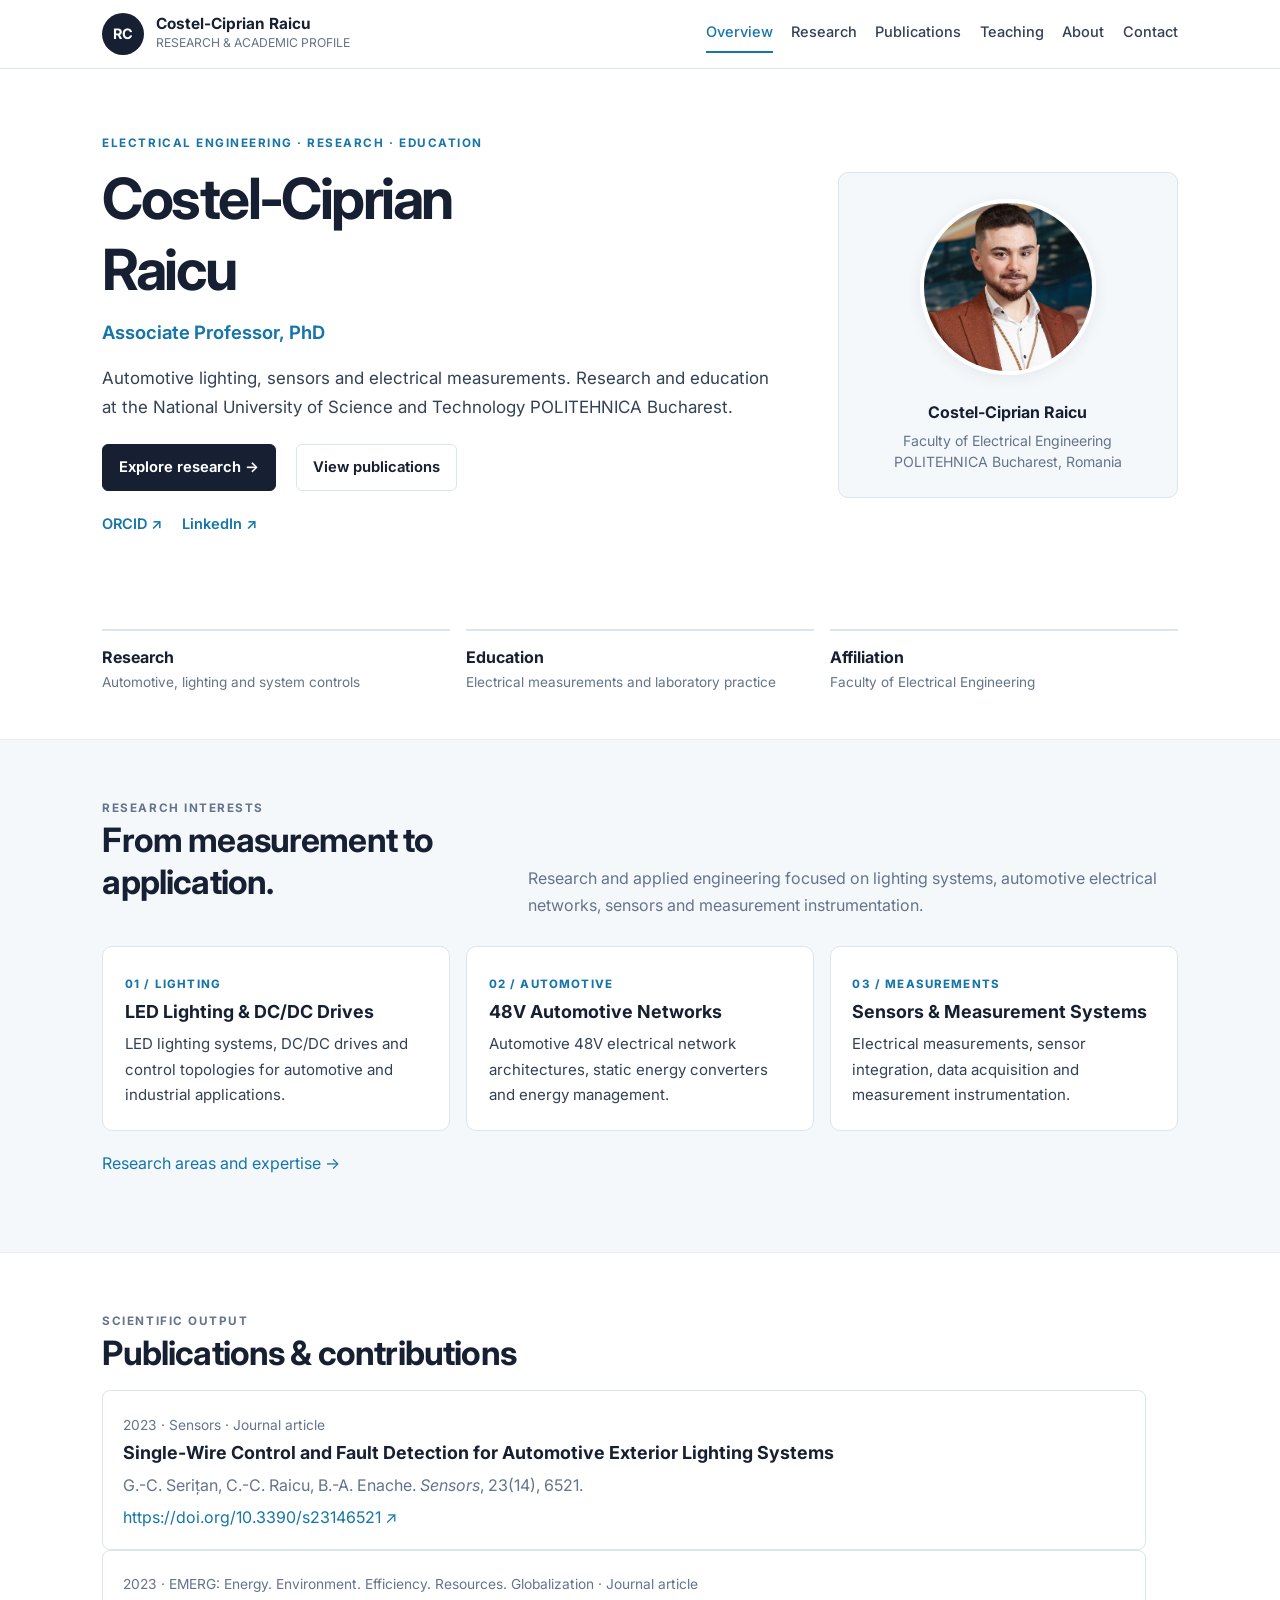
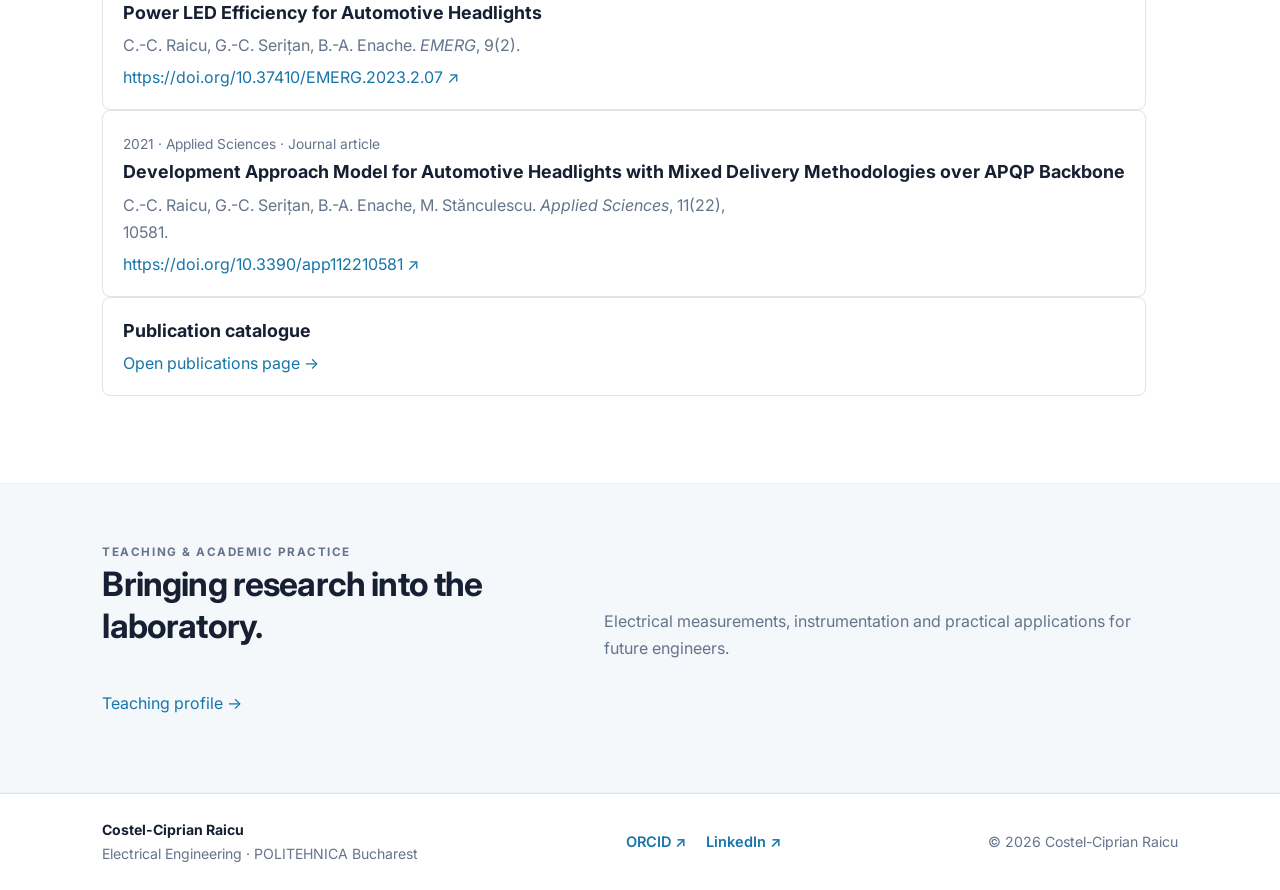
<file: index.html>
<!doctype html>
<html lang="en">
<head>
  <meta charset="utf-8">
  <meta name="viewport" content="width=device-width, initial-scale=1">
  <title>Overview | Costel-Ciprian Raicu</title>
  <meta name="description" content="Academic and research profile of Costel-Ciprian Raicu, National University of Science and Technology POLITEHNICA Bucharest.">
  <link rel="stylesheet" href="style.css">
  <link rel="preconnect" href="https://fonts.googleapis.com">
  <link rel="preconnect" href="https://fonts.gstatic.com" crossorigin>
  <link href="https://fonts.googleapis.com/css2?family=Inter:wght@400;500;600;700;800&display=swap" rel="stylesheet">
</head>
<body>
<a class="skip-link" href="#main">Skip to content</a>
<header class="site-header">
  <div class="header-inner">
    <a class="brand" href="index.html" aria-label="Costel-Ciprian Raicu home">
      <span class="brand-mark">RC</span>
      <span class="brand-text"><strong>Costel-Ciprian Raicu</strong><small>RESEARCH &amp; ACADEMIC PROFILE</small></span>
    </a>
    <nav class="main-nav" aria-label="Main navigation">
      <a href="index.html" aria-current="page">Overview</a>
      <a href="research.html">Research</a>
      <a href="publications.html">Publications</a>
      <a href="teaching.html">Teaching</a>
      <a href="about.html">About</a>
      <a href="contact.html">Contact</a>
    </nav>
  </div>
</header>
<main id="main">

<section class="hero">
  <div class="container hero-grid">
    <div>
      <p class="eyebrow">Electrical engineering · Research · Education</p>
      <h1>Costel-Ciprian<br>Raicu</h1>
      <p class="role">Associate Professor, PhD</p>
      <p class="lead">Automotive lighting, sensors and electrical measurements. Research and education at the National University of Science and Technology POLITEHNICA Bucharest.</p>
      <div class="actions"><a class="button" href="research.html">Explore research →</a><a class="button secondary" href="publications.html">View publications</a></div>
      <div class="social-links"><a href="https://orcid.org/0000-0001-8845-6093" target="_blank" rel="noopener noreferrer">ORCID ↗</a><a href="https://www.linkedin.com/in/ciprian-raicu-805347b4" target="_blank" rel="noopener noreferrer">LinkedIn ↗</a></div>
    </div>
    <aside class="profile-panel">
      <img class="profile-photo" src="assets/portrait.jpg" alt="Portrait of Costel-Ciprian Raicu">
      <div class="profile-name">Costel-Ciprian Raicu</div>
      <div class="profile-affiliation">Faculty of Electrical Engineering<br>POLITEHNICA Bucharest, Romania</div>
    </aside>
  </div>
</section>
<section class="container" style="padding-bottom:2rem">
  <div class="stats">
    <div class="stat"><strong>Research</strong><span>Automotive, lighting and system controls</span></div>
    <div class="stat"><strong>Education</strong><span>Electrical measurements and laboratory practice</span></div>
    <div class="stat"><strong>Affiliation</strong><span>Faculty of Electrical Engineering</span></div>
  </div>
</section>
<section class="section soft" id="interests">
  <div class="container">
    <div class="section-head"><div><p class="section-tag">Research interests</p><h2>From measurement to application.</h2></div><p>Research and applied engineering focused on lighting systems, automotive electrical networks, sensors and measurement instrumentation.</p></div>
    <div class="cards">
      <article class="card"><span class="number">01 / LIGHTING</span><h3>LED Lighting &amp; DC/DC Drives</h3><p>LED lighting systems, DC/DC drives and control topologies for automotive and industrial applications.</p></article>
      <article class="card"><span class="number">02 / AUTOMOTIVE</span><h3>48V Automotive Networks</h3><p>Automotive 48V electrical network architectures, static energy converters and energy management.</p></article>
      <article class="card"><span class="number">03 / MEASUREMENTS</span><h3>Sensors &amp; Measurement Systems</h3><p>Electrical measurements, sensor integration, data acquisition and measurement instrumentation.</p></article>
    </div>
    <p style="margin-top:1.2rem"><a href="research.html">Research areas and expertise →</a></p>
  </div>
</section>
<section class="section">
  <div class="container">
    <div class="section-head"><div><p class="section-tag">Scientific output</p><h2>Publications &amp; contributions</h2> <!--</div><p>Use the publications page to present verified journal articles, conference papers and other scientific contributions.</p></div>-->

  <article class="publication"><p class="meta">2023 · Sensors · Journal article</p><h3>Single-Wire Control and Fault Detection for Automotive Exterior Lighting Systems</h3><p>G.-C. Serițan, C.-C. Raicu, B.-A. Enache. <em>Sensors</em>, 23(14), 6521.</p><p><a href="https://doi.org/10.3390/s23146521" target="_blank" rel="noopener noreferrer">https://doi.org/10.3390/s23146521 ↗</a></p></article>
  <article class="publication"><p class="meta">2023 · EMERG: Energy. Environment. Efficiency. Resources. Globalization · Journal article</p><h3>Power LED Efficiency for Automotive Headlights</h3><p>C.-C. Raicu, G.-C. Serițan, B.-A. Enache. <em>EMERG</em>, 9(2).</p><p><a href="https://doi.org/10.37410/EMERG.2023.2.07" target="_blank" rel="noopener noreferrer">https://doi.org/10.37410/EMERG.2023.2.07 ↗</a></p></article>
  <article class="publication"><p class="meta">2021 · Applied Sciences · Journal article</p><h3>Development Approach Model for Automotive Headlights with Mixed Delivery Methodologies over APQP Backbone</h3><p>C.-C. Raicu, G.-C. Serițan, B.-A. Enache, M. Stănculescu. <em>Applied Sciences</em>, 11(22), 10581.</p><p><a href="https://doi.org/10.3390/app112210581" target="_blank" rel="noopener noreferrer">https://doi.org/10.3390/app112210581 ↗</a></p></article>
    <div class="project"><h3>Publication catalogue</h3><!--<p>Publication records can be added with complete bibliographic details and links to DOI, publisher pages or available full texts.</p>--><p><a href="publications.html">Open publications page →</a></p></div>
    </div>
      
</section>
<section class="section soft">
  <div class="container">
    <div class="section-head"><div><p class="section-tag">Teaching &amp; academic practice</p><h2>Bringing research into the laboratory.</h2></div><p>Electrical measurements, instrumentation and practical applications for future engineers.</p></div>
    <p><a href="teaching.html">Teaching profile →</a></p>
  </div>
</section>

</main>
<footer><div class="footer-inner">
  <div><strong>Costel-Ciprian Raicu</strong><br>Electrical Engineering · POLITEHNICA Bucharest</div>
  <div class="social-links"><a href="https://orcid.org/0000-0001-8845-6093" target="_blank" rel="noopener noreferrer">ORCID ↗</a><a href="https://www.linkedin.com/in/ciprian-raicu-805347b4" target="_blank" rel="noopener noreferrer">LinkedIn ↗</a></div>
  <div>© 2026 Costel-Ciprian Raicu</div>
</div></footer>
</body>
</html>
</file>
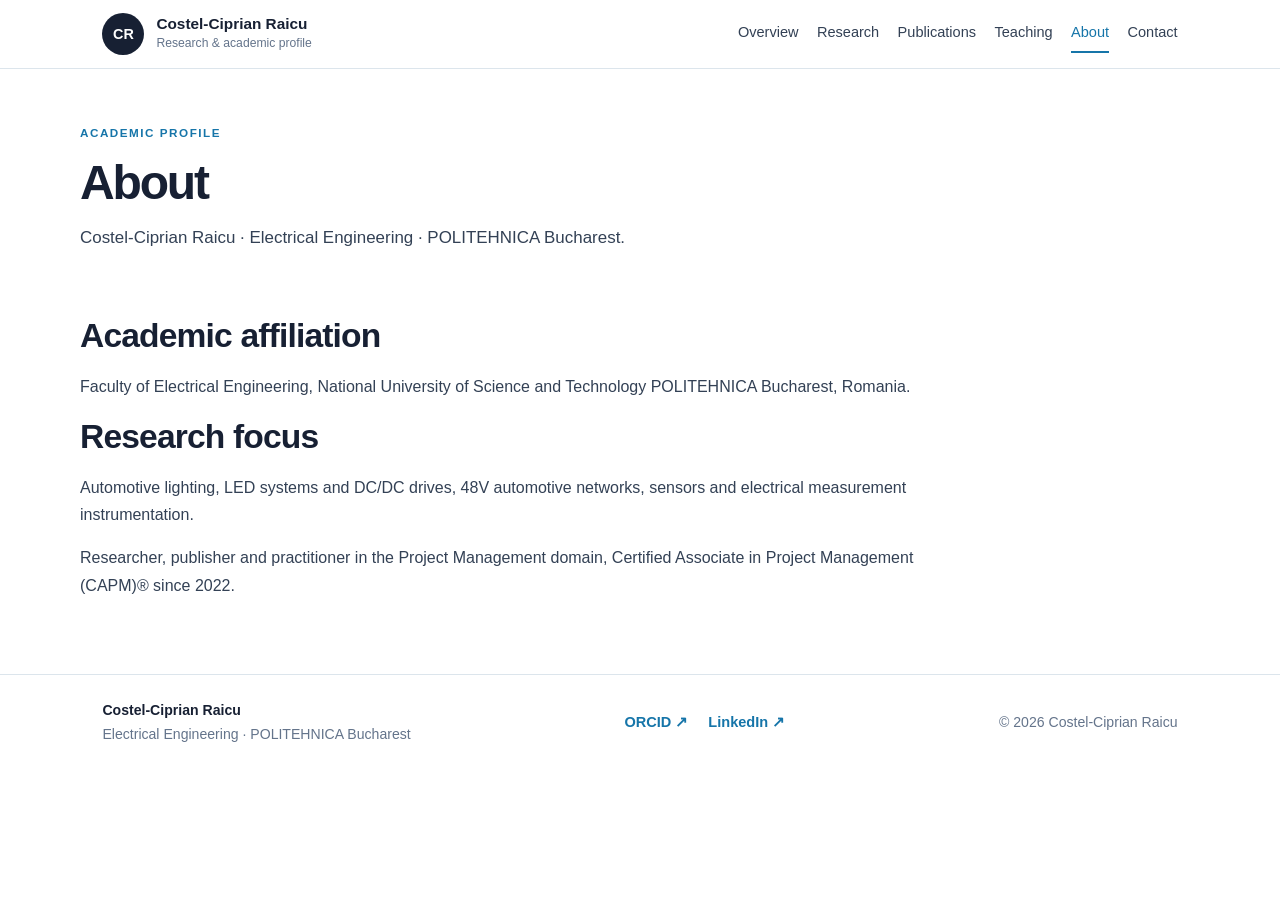
<file: about.html>
<!doctype html>
<html lang="en">
<head>
  <meta charset="utf-8">
  <meta name="viewport" content="width=device-width, initial-scale=1">
  <title>About | Costel-Ciprian Raicu</title>
  <meta name="description" content="Academic and research profile of Costel-Ciprian Raicu, National University of Science and Technology POLITEHNICA Bucharest.">
  <link rel="stylesheet" href="style.css">
  <link rel="preconnect" href="https://fonts.googleapis.com">
  <link rel="preconnect" href="https://fonts.gstatic.com" crossorigin>
  <link href="https://fonts.googleapis.com/css2?family=DM+Sans:wght@400;500;600;700;800&family=Cormorant+Garamond:wght@500;600;700&display=swap" rel="stylesheet">
</head>
<body>
<a class="skip-link" href="#main">Skip to content</a>
<header class="site-header">
  <div class="header-inner">
    <a class="brand" href="index.html" aria-label="Costel-Ciprian Raicu home">
      <span class="brand-mark">CR</span>
      <span class="brand-text"><strong>Costel-Ciprian Raicu</strong><small>Research &amp; academic profile</small></span>
    </a>
    <nav class="main-nav" aria-label="Main navigation">
      <a href="index.html">Overview</a>
      <a href="research.html">Research</a>
      <a href="publications.html">Publications</a>
      <a href="teaching.html">Teaching</a>
      <a href="about.html" aria-current="page">About</a>
      <a href="contact.html">Contact</a>
    </nav>
  </div>
</header>
<main id="main">

<section class="container page-intro"><p class="section-tag">Academic profile</p><h1>About</h1><p class="lead">Costel-Ciprian Raicu · Electrical Engineering · POLITEHNICA Bucharest.</p></section>
<section class="container section" style="padding-top:1rem"><div class="content-narrow prose">
  <h2>Academic affiliation</h2>
    <p>Faculty of Electrical Engineering, National University of Science and Technology POLITEHNICA Bucharest, Romania.</p>
  <h2>Research focus</h2>
    <p>Automotive lighting, LED systems and DC/DC drives, 48V automotive networks, sensors and electrical measurement instrumentation.</p>
    <p>Researcher, publisher and practitioner in the Project Management domain, Certified Associate in Project Management (CAPM)&reg since 2022.</p></div></section>

</main>
<footer><div class="footer-inner">
  <div><strong>Costel-Ciprian Raicu</strong><br>Electrical Engineering · POLITEHNICA Bucharest</div>
  <div class="social-links"><a href="https://orcid.org/0000-0001-8845-6093" target="_blank" rel="noopener noreferrer">ORCID ↗</a><a href="https://www.linkedin.com/in/ciprian-raicu-805347b4" target="_blank" rel="noopener noreferrer">LinkedIn ↗</a></div>
  <div>© 2026 Costel-Ciprian Raicu</div>
</div></footer>
</body>
</html>
</file>
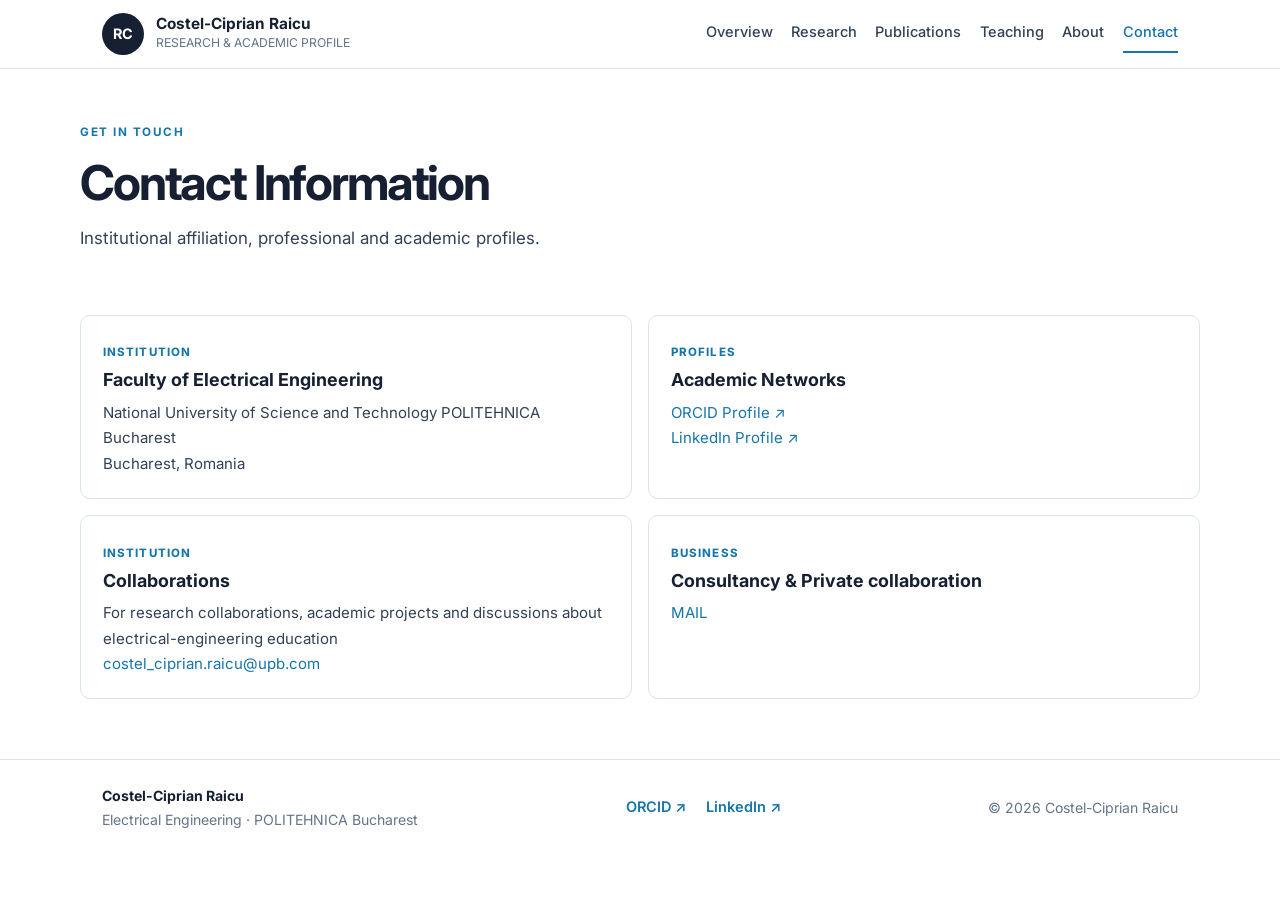
<file: contact.html>
<!doctype html>
<html lang="en">
<head>
  <meta charset="utf-8">
  <meta name="viewport" content="width=device-width, initial-scale=1">
  <title>Contact | Costel-Ciprian Raicu</title>
  <meta name="description" content="Academic and research profile of Costel-Ciprian Raicu, National University of Science and Technology POLITEHNICA Bucharest.">
  <link rel="stylesheet" href="style.css">
  <link rel="preconnect" href="https://fonts.googleapis.com">
  <link rel="preconnect" href="https://fonts.gstatic.com" crossorigin>
  <link href="https://fonts.googleapis.com/css2?family=Inter:wght@400;500;600;700;800&display=swap" rel="stylesheet">
</head>
<body>
<a class="skip-link" href="#main">Skip to content</a>
<header class="site-header">
  <div class="header-inner">
    <a class="brand" href="index.html" aria-label="Costel-Ciprian Raicu home">
      <span class="brand-mark">RC</span>
      <span class="brand-text"><strong>Costel-Ciprian Raicu</strong><small>RESEARCH &amp; ACADEMIC PROFILE</small></span>
    </a>
    <nav class="main-nav" aria-label="Main navigation">
      <a href="index.html">Overview</a>
      <a href="research.html">Research</a>
      <a href="publications.html">Publications</a>
      <a href="teaching.html">Teaching</a>
      <a href="about.html">About</a>
      <a href="contact.html" aria-current="page">Contact</a>
    </nav>
  </div>
</header>
<main id="main">

<section class="container page-intro"><p class="section-tag">Get in touch</p><h1>Contact Information</h1><p class="lead">Institutional affiliation, professional and academic profiles.</p></section>
<section class="container section" style="padding-top:1rem"><div class="info-grid">
<article class="card"><span class="number">INSTITUTION</span><h3>Faculty of Electrical Engineering</h3><p>National University of Science and Technology POLITEHNICA Bucharest<br>Bucharest, Romania</p></article>
<article class="card"><span class="number">PROFILES</span><h3>Academic Networks</h3><p><a href="https://orcid.org/0000-0001-8845-6093" target="_blank" rel="noopener noreferrer">ORCID Profile ↗</a><br><a href="https://www.linkedin.com/in/ciprian-raicu-805347b4" target="_blank" rel="noopener noreferrer">LinkedIn Profile ↗</a></p></article>
<article class="card"><span class="number">INSTITUTION</span><h3>Collaborations</h3><p>For research collaborations, academic projects and discussions about electrical-engineering education<br><a href="mailto:costel_ciprian.raicu@upb.com">costel_ciprian.raicu@upb.com</a></p></article>
<article class="card"><span class="number">BUSINESS</span><h3>Consultancy &amp; Private collaboration</h3><p><a href="mailto:cc.raicu@gmail.com">MAIL</a></p></article>

</div></section>

</main>
<footer><div class="footer-inner">
  <div><strong>Costel-Ciprian Raicu</strong><br>Electrical Engineering · POLITEHNICA Bucharest</div>
  <div class="social-links"><a href="https://orcid.org/0000-0001-8845-6093" target="_blank" rel="noopener noreferrer">ORCID ↗</a><a href="https://www.linkedin.com/in/ciprian-raicu-805347b4" target="_blank" rel="noopener noreferrer">LinkedIn ↗</a></div>
  <div>© 2026 Costel-Ciprian Raicu</div>
</div></footer>
</body>
</html>
</file>
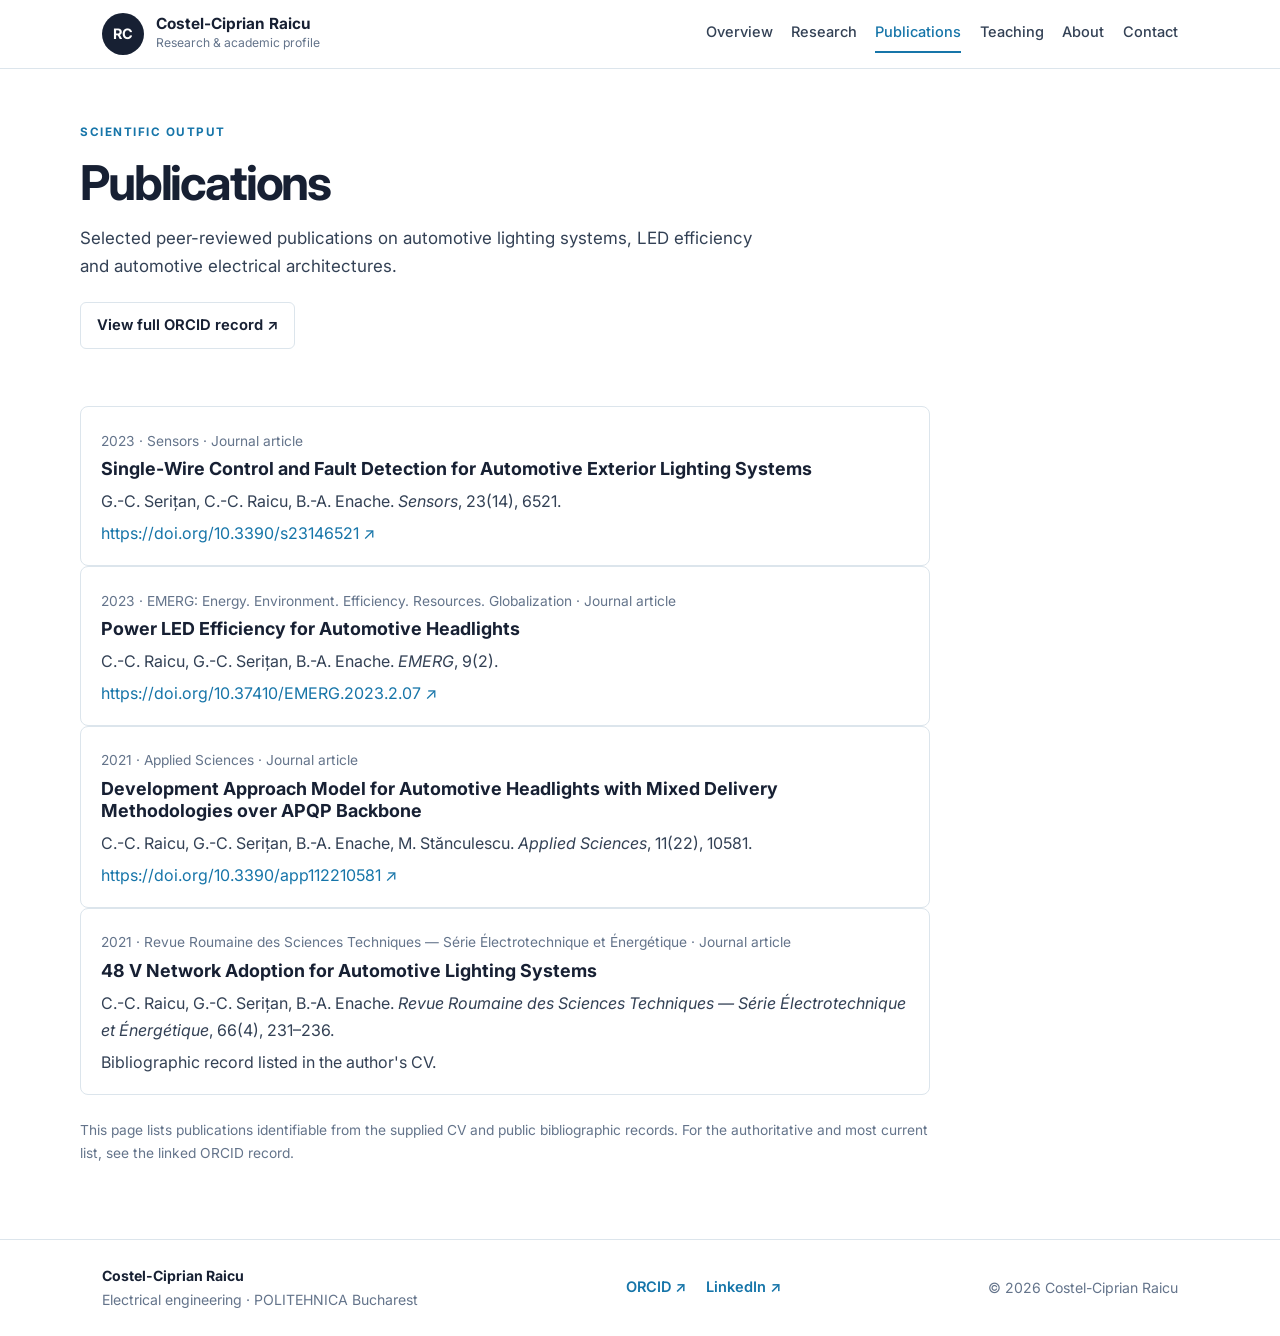
<file: publications.html>
<!doctype html>
<html lang="en">
<head>
  <meta charset="utf-8">
  <meta name="viewport" content="width=device-width, initial-scale=1">
  <title>Publications | Costel-Ciprian Raicu</title>
  <meta name="description" content="Academic and research profile of Costel-Ciprian Raicu, National University of Science and Technology POLITEHNICA Bucharest.">
  <link rel="stylesheet" href="style.css">
  <link rel="preconnect" href="https://fonts.googleapis.com">
  <link rel="preconnect" href="https://fonts.gstatic.com" crossorigin>
  <link href="https://fonts.googleapis.com/css2?family=Inter:wght@400;500;600;700;800&display=swap" rel="stylesheet">
</head>
<body>
<a class="skip-link" href="#main">Skip to content</a>
<header class="site-header">
  <div class="header-inner">
    <a class="brand" href="index.html" aria-label="Costel-Ciprian Raicu home">
      <span class="brand-mark">RC</span>
      <span class="brand-text"><strong>Costel-Ciprian Raicu</strong><small>Research &amp; academic profile</small></span>
    </a>
    <nav class="main-nav" aria-label="Main navigation">
      <a href="index.html">Overview</a>
      <a href="research.html">Research</a>
      <a href="publications.html" aria-current="page">Publications</a>
      <a href="teaching.html">Teaching</a>
      <a href="about.html">About</a>
      <a href="contact.html">Contact</a>
    </nav>
  </div>
</header>
<main id="main">

<section class="container page-intro"><p class="section-tag">Scientific output</p><h1>Publications</h1><p class="lead">Selected peer-reviewed publications on automotive lighting systems, LED efficiency and automotive electrical architectures.</p><p><a class="button secondary" href="https://orcid.org/0000-0001-8845-6093" target="_blank" rel="noopener noreferrer">View full ORCID record ↗</a></p></section>
<section class="container section" style="padding-top:1rem"><div class="content-narrow">
  <article class="publication"><p class="meta">2023 · Sensors · Journal article</p><h3>Single-Wire Control and Fault Detection for Automotive Exterior Lighting Systems</h3><p>G.-C. Serițan, C.-C. Raicu, B.-A. Enache. <em>Sensors</em>, 23(14), 6521.</p><p><a href="https://doi.org/10.3390/s23146521" target="_blank" rel="noopener noreferrer">https://doi.org/10.3390/s23146521 ↗</a></p></article>
  <article class="publication"><p class="meta">2023 · EMERG: Energy. Environment. Efficiency. Resources. Globalization · Journal article</p><h3>Power LED Efficiency for Automotive Headlights</h3><p>C.-C. Raicu, G.-C. Serițan, B.-A. Enache. <em>EMERG</em>, 9(2).</p><p><a href="https://doi.org/10.37410/EMERG.2023.2.07" target="_blank" rel="noopener noreferrer">https://doi.org/10.37410/EMERG.2023.2.07 ↗</a></p></article>
  <article class="publication"><p class="meta">2021 · Applied Sciences · Journal article</p><h3>Development Approach Model for Automotive Headlights with Mixed Delivery Methodologies over APQP Backbone</h3><p>C.-C. Raicu, G.-C. Serițan, B.-A. Enache, M. Stănculescu. <em>Applied Sciences</em>, 11(22), 10581.</p><p><a href="https://doi.org/10.3390/app112210581" target="_blank" rel="noopener noreferrer">https://doi.org/10.3390/app112210581 ↗</a></p></article>
  <article class="publication"><p class="meta">2021 · Revue Roumaine des Sciences Techniques — Série Électrotechnique et Énergétique · Journal article</p><h3>48 V Network Adoption for Automotive Lighting Systems</h3><p>C.-C. Raicu, G.-C. Serițan, B.-A. Enache. <em>Revue Roumaine des Sciences Techniques — Série Électrotechnique et Énergétique</em>, 66(4), 231–236.</p><p>Bibliographic record listed in the author's CV.</p></article>
  <p class="meta" style="margin-top:1.5rem">This page lists publications identifiable from the supplied CV and public bibliographic records. For the authoritative and most current list, see the linked ORCID record.</p>
</div></section>

</main>
<footer><div class="footer-inner">
  <div><strong>Costel-Ciprian Raicu</strong><br>Electrical engineering · POLITEHNICA Bucharest</div>
  <div class="social-links"><a href="https://orcid.org/0000-0001-8845-6093" target="_blank" rel="noopener noreferrer">ORCID ↗</a><a href="https://www.linkedin.com/in/ciprian-raicu-805347b4" target="_blank" rel="noopener noreferrer">LinkedIn ↗</a></div>
  <div>© 2026 Costel-Ciprian Raicu</div>
</div></footer>
</body>
</html>
</file>
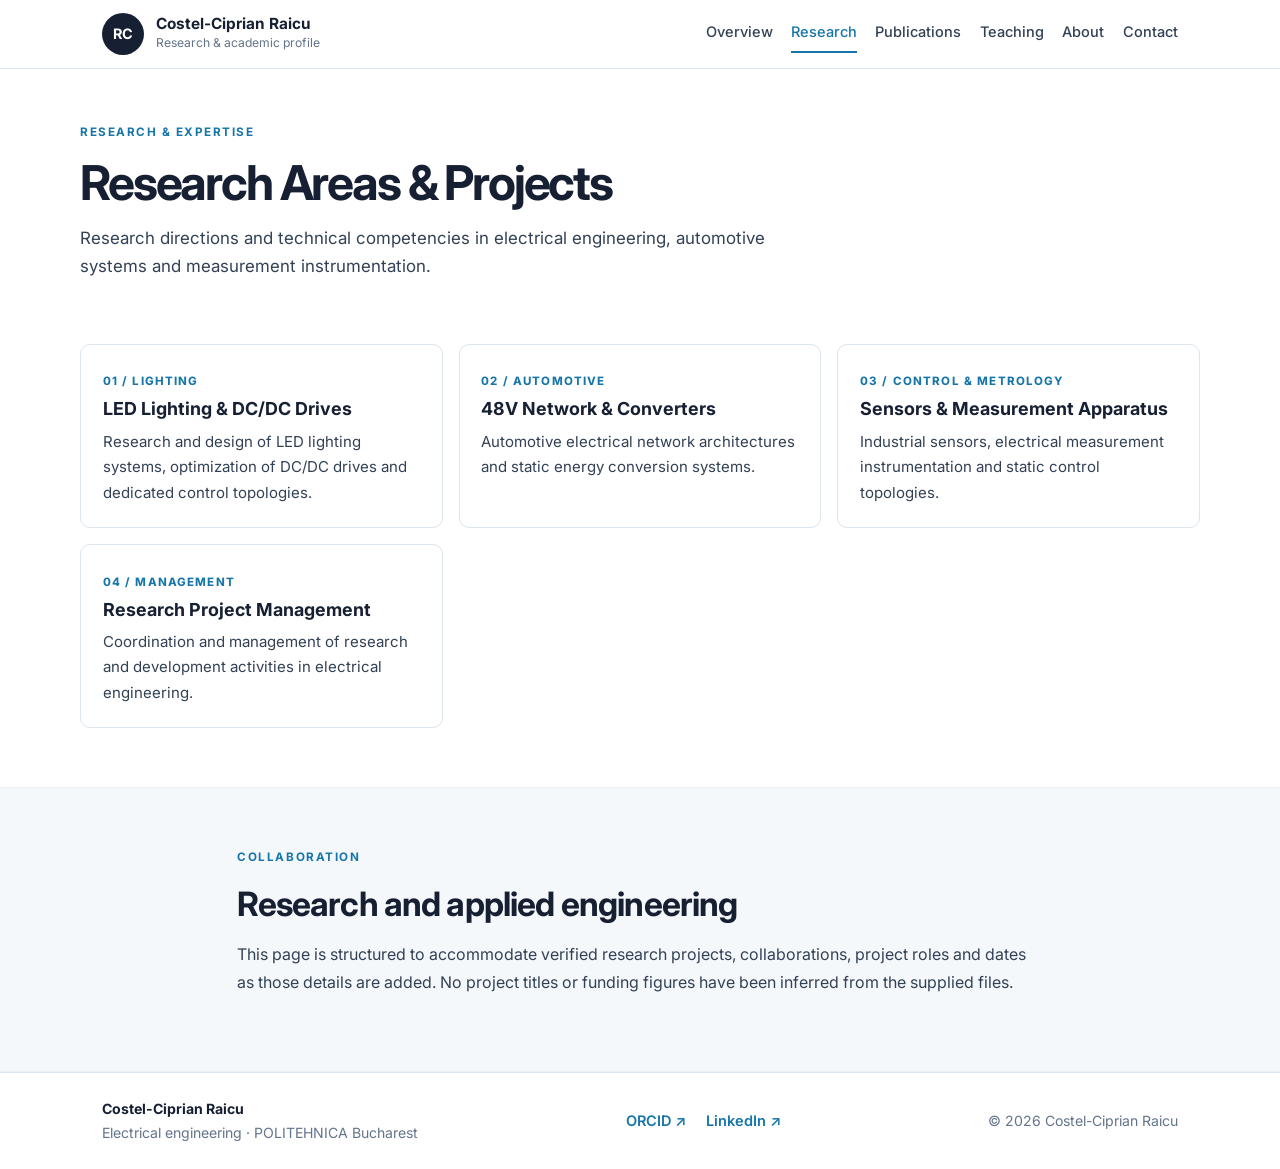
<file: research.html>
<!doctype html>
<html lang="en">
<head>
  <meta charset="utf-8">
  <meta name="viewport" content="width=device-width, initial-scale=1">
  <title>Research | Costel-Ciprian Raicu</title>
  <meta name="description" content="Academic and research profile of Costel-Ciprian Raicu, National University of Science and Technology POLITEHNICA Bucharest.">
  <link rel="stylesheet" href="style.css">
  <link rel="preconnect" href="https://fonts.googleapis.com">
  <link rel="preconnect" href="https://fonts.gstatic.com" crossorigin>
  <link href="https://fonts.googleapis.com/css2?family=Inter:wght@400;500;600;700;800&display=swap" rel="stylesheet">
</head>
<body>
<a class="skip-link" href="#main">Skip to content</a>
<header class="site-header">
  <div class="header-inner">
    <a class="brand" href="index.html" aria-label="Costel-Ciprian Raicu home">
      <span class="brand-mark">RC</span>
      <span class="brand-text"><strong>Costel-Ciprian Raicu</strong><small>Research &amp; academic profile</small></span>
    </a>
    <nav class="main-nav" aria-label="Main navigation">
      <a href="index.html">Overview</a>
      <a href="research.html" aria-current="page">Research</a>
      <a href="publications.html">Publications</a>
      <a href="teaching.html">Teaching</a>
      <a href="about.html">About</a>
      <a href="contact.html">Contact</a>
    </nav>
  </div>
</header>
<main id="main">

<section class="container page-intro"><p class="section-tag">Research &amp; expertise</p><h1>Research Areas &amp; Projects</h1><p class="lead">Research directions and technical competencies in electrical engineering, automotive systems and measurement instrumentation.</p></section>
<section class="container section" style="padding-top:1rem"><div class="cards">
<article class="card"><span class="number">01 / LIGHTING</span><h3>LED Lighting &amp; DC/DC Drives</h3><p>Research and design of LED lighting systems, optimization of DC/DC drives and dedicated control topologies.</p></article>
<article class="card"><span class="number">02 / AUTOMOTIVE</span><h3>48V Network &amp; Converters</h3><p>Automotive electrical network architectures and static energy conversion systems.</p></article>
<article class="card"><span class="number">03 / CONTROL &amp; METROLOGY</span><h3>Sensors &amp; Measurement Apparatus</h3><p>Industrial sensors, electrical measurement instrumentation and static control topologies.</p></article>
<article class="card"><span class="number">04 / MANAGEMENT</span><h3>Research Project Management</h3><p>Coordination and management of research and development activities in electrical engineering.</p></article>
</div></section>
<section class="section soft"><div class="container content-narrow prose"><p class="section-tag">Collaboration</p><h2>Research and applied engineering</h2><p>This page is structured to accommodate verified research projects, collaborations, project roles and dates as those details are added. No project titles or funding figures have been inferred from the supplied files.</p></div></section>

</main>
<footer><div class="footer-inner">
  <div><strong>Costel-Ciprian Raicu</strong><br>Electrical engineering · POLITEHNICA Bucharest</div>
  <div class="social-links"><a href="https://orcid.org/0000-0001-8845-6093" target="_blank" rel="noopener noreferrer">ORCID ↗</a><a href="https://www.linkedin.com/in/ciprian-raicu-805347b4" target="_blank" rel="noopener noreferrer">LinkedIn ↗</a></div>
  <div>© 2026 Costel-Ciprian Raicu</div>
</div></footer>
</body>
</html>
</file>
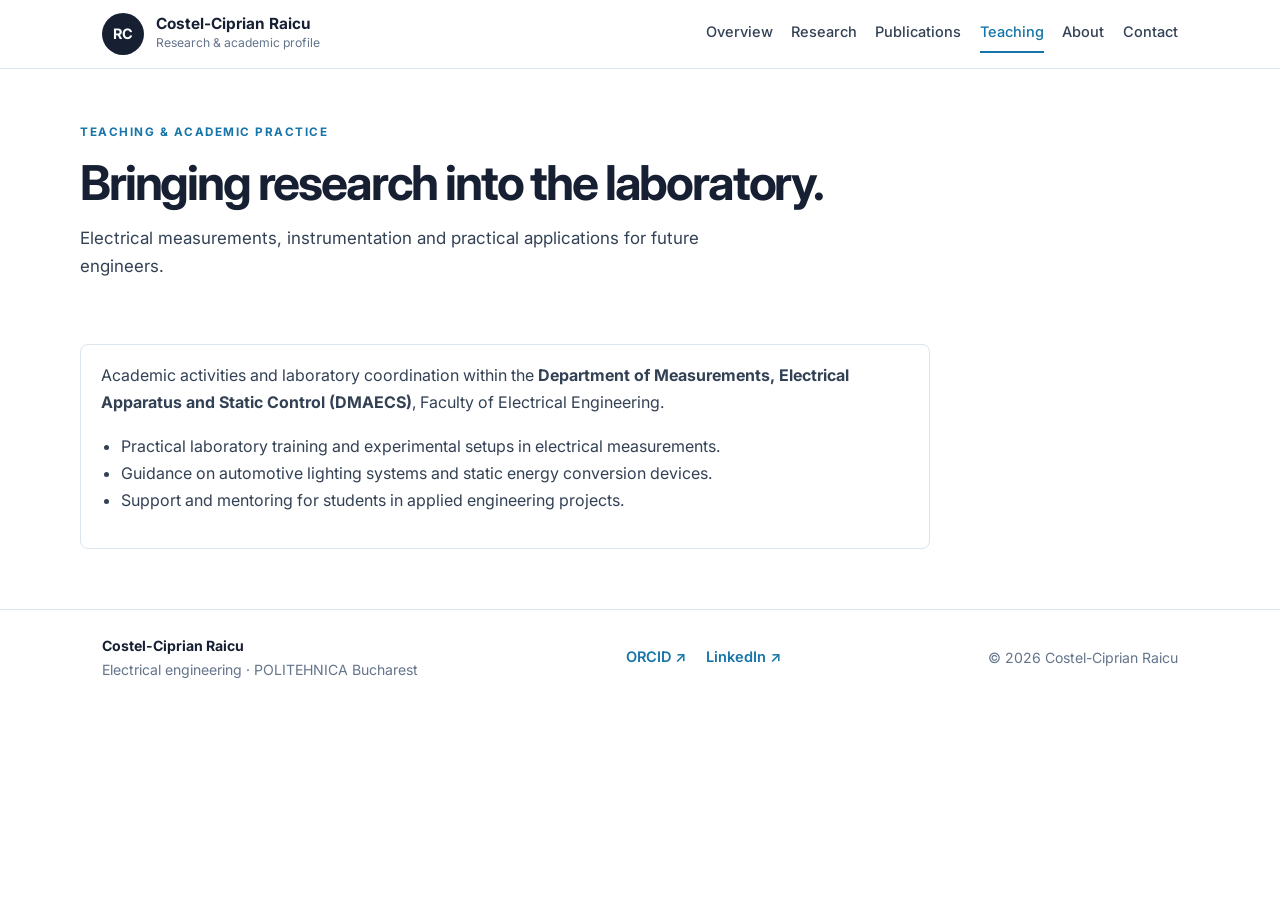
<file: teaching.html>
<!doctype html>
<html lang="en">
<head>
  <meta charset="utf-8">
  <meta name="viewport" content="width=device-width, initial-scale=1">
  <title>Teaching | Costel-Ciprian Raicu</title>
  <meta name="description" content="Academic and research profile of Costel-Ciprian Raicu, National University of Science and Technology POLITEHNICA Bucharest.">
  <link rel="stylesheet" href="style.css">
  <link rel="preconnect" href="https://fonts.googleapis.com">
  <link rel="preconnect" href="https://fonts.gstatic.com" crossorigin>
  <link href="https://fonts.googleapis.com/css2?family=Inter:wght@400;500;600;700;800&display=swap" rel="stylesheet">
</head>
<body>
<a class="skip-link" href="#main">Skip to content</a>
<header class="site-header">
  <div class="header-inner">
    <a class="brand" href="index.html" aria-label="Costel-Ciprian Raicu home">
      <span class="brand-mark">RC</span>
      <span class="brand-text"><strong>Costel-Ciprian Raicu</strong><small>Research &amp; academic profile</small></span>
    </a>
    <nav class="main-nav" aria-label="Main navigation">
      <a href="index.html">Overview</a>
      <a href="research.html">Research</a>
      <a href="publications.html">Publications</a>
      <a href="teaching.html" aria-current="page">Teaching</a>
      <a href="about.html">About</a>
      <a href="contact.html">Contact</a>
    </nav>
  </div>
</header>
<main id="main">

<section class="container page-intro"><p class="section-tag">Teaching &amp; academic practice</p><h1>Bringing research into the laboratory.</h1><p class="lead">Electrical measurements, instrumentation and practical applications for future engineers.</p></section>
<section class="container section" style="padding-top:1rem"><div class="content-narrow prose">
<div class="project"><p>Academic activities and laboratory coordination within the <strong>Department of Measurements, Electrical Apparatus and Static Control (DMAECS)</strong>, Faculty of Electrical Engineering.</p><ul><li>Practical laboratory training and experimental setups in electrical measurements.</li><li>Guidance on automotive lighting systems and static energy conversion devices.</li><li>Support and mentoring for students in applied engineering projects.</li></ul></div>
</div></section>

</main>
<footer><div class="footer-inner">
  <div><strong>Costel-Ciprian Raicu</strong><br>Electrical engineering · POLITEHNICA Bucharest</div>
  <div class="social-links"><a href="https://orcid.org/0000-0001-8845-6093" target="_blank" rel="noopener noreferrer">ORCID ↗</a><a href="https://www.linkedin.com/in/ciprian-raicu-805347b4" target="_blank" rel="noopener noreferrer">LinkedIn ↗</a></div>
  <div>© 2026 Costel-Ciprian Raicu</div>
</div></footer>
</body>
</html>
</file>
<file: style.css>
:root {
  --ink: #172033;
  --text: #334155;
  --muted: #64748b;
  --accent: #1675a9;
  --accent-dark: #105b85;
  --paper: #ffffff;
  --soft: #f5f8fb;
  --line: #dce5ec;
  --max: 1120px;
  --radius: 10px;
}
* { box-sizing: border-box; }
html { scroll-behavior: smooth; scroll-padding-top: 90px; }
body { margin: 0; font: 16px/1.7 Inter, -apple-system, BlinkMacSystemFont, "Segoe UI", sans-serif; color: var(--text); background: var(--paper); }
a { color: var(--accent); text-decoration: none; }
a:hover { color: var(--accent-dark); text-decoration: underline; }
img { max-width: 100%; }
.skip-link { position: absolute; left: -9999px; top: 0; background: white; padding: .7rem; z-index: 2000; }
.skip-link:focus { left: 1rem; }
.site-header { position: sticky; top: 0; z-index: 1000; background: rgba(255,255,255,.96); backdrop-filter: blur(10px); border-bottom: 1px solid var(--line); }
.header-inner { max-width: var(--max); margin: auto; padding: .8rem 1.4rem; display: flex; align-items: center; justify-content: space-between; gap: 1.5rem; }
.brand { display: flex; align-items: center; gap: .75rem; color: var(--ink); text-decoration: none; min-width: 220px; }
.brand:hover { text-decoration: none; }
.brand-mark { width: 42px; height: 42px; display: grid; place-items: center; border-radius: 50%; background: var(--ink); color: white; font-weight: 700; font-size: .9rem; }
.brand-text strong { display: block; font-size: .96rem; line-height: 1.25; }
.brand-text small { display: block; color: var(--muted); font-size: .76rem; }
.main-nav { display: flex; align-items: center; gap: 1.15rem; flex-wrap: wrap; }
.main-nav a { color: var(--text); font-size: .91rem; font-weight: 500; padding: .35rem 0; border-bottom: 2px solid transparent; }
.main-nav a:hover, .main-nav a[aria-current="page"] { color: var(--accent); border-color: var(--accent); text-decoration: none; }
main { min-height: 60vh; }
.container { max-width: var(--max); margin: auto; padding-left: 1.4rem; padding-right: 1.4rem; }
.hero { padding-top: 4.1rem; padding-bottom: 3.8rem; }
.hero-grid { display: grid; grid-template-columns: minmax(0, 1.6fr) minmax(250px, .8fr); gap: 3.5rem; align-items: center; }
.eyebrow, .section-tag { margin: 0 0 .65rem; text-transform: uppercase; letter-spacing: .13em; font-size: .73rem; font-weight: 700; color: var(--accent); }
h1, h2, h3 { color: var(--ink); line-height: 1.25; }
h1 { font-size: clamp(2.4rem, 5vw, 3.55rem); letter-spacing: -.045em; margin: 0 0 .65rem; }
h2 { font-size: clamp(1.65rem, 3vw, 2.1rem); letter-spacing: -.025em; margin: 0 0 1rem; }
h3 { font-size: 1.12rem; margin: .3rem 0 .5rem; }
.role { color: var(--accent); font-size: 1.15rem; font-weight: 650; margin: 0 0 1rem; }
.lead { font-size: 1.06rem; max-width: 690px; margin: 0 0 1.3rem; }
.actions, .social-links { display: flex; flex-wrap: wrap; align-items: center; gap: .8rem 1.25rem; }
.actions { margin: 1.4rem 0 1.3rem; }
.button { display: inline-block; border-radius: 6px; padding: .62rem 1rem; font-size: .92rem; font-weight: 650; border: 1px solid var(--ink); background: var(--ink); color: white; }
.button:hover { background: #29374f; color: white; text-decoration: none; }
.button.secondary { color: var(--ink); background: white; border-color: var(--line); }
.social-links a { font-size: .91rem; font-weight: 600; }
.profile-panel { background: var(--soft); border: 1px solid var(--line); border-radius: var(--radius); padding: 1.6rem; text-align: center; }
.profile-photo { width: 176px; height: 176px; object-fit: cover; object-position: center; border-radius: 50%; border: 4px solid white; box-shadow: 0 3px 15px #0f172a12; }
.profile-name { margin-top: 1rem; color: var(--ink); font-weight: 700; }
.profile-affiliation { color: var(--muted); font-size: .88rem; line-height: 1.5; margin-top: .2rem; }
.stats { display: grid; grid-template-columns: repeat(3, 1fr); gap: 1rem; margin-top: 2rem; }
.stat { border-top: 2px solid var(--line); padding: .8rem 0; }
.stat strong { display: block; color: var(--ink); font-size: 1rem; }
.stat span { display: block; font-size: .85rem; color: var(--muted); }
.section { padding: 3.7rem 0; }
.section.soft { background: var(--soft); border-top: 1px solid #edf1f5; border-bottom: 1px solid #edf1f5; }
.section-head { display: flex; align-items: end; justify-content: space-between; gap: 1.5rem; margin-bottom: 1.7rem; }
.section-head p { max-width: 650px; color: var(--muted); margin: 0; }
.cards { display: grid; grid-template-columns: repeat(3, minmax(0, 1fr)); gap: 1rem; }
.card { padding: 1.35rem; background: white; border: 1px solid var(--line); border-radius: var(--radius); }
.card .number { color: var(--accent); font-size: .72rem; letter-spacing: .1em; font-weight: 750; }
.card p { margin: .45rem 0 0; font-size: .94rem; }
.project-list, .publication-list { display: grid; gap: .9rem; }
.project, .publication { padding: 1.1rem 1.25rem; border: 1px solid var(--line); border-radius: 8px; background: white; }
.project p, .publication p { margin: .3rem 0 0; }
.meta { color: var(--muted); font-size: .86rem; }
.page-intro { padding: 3.4rem 0 1.6rem; }
.page-intro h1 { font-size: clamp(2.1rem, 4vw, 3rem); }
.content-narrow { max-width: 850px; }
.prose p { margin: 0 0 1rem; }
.prose ul { padding-left: 1.25rem; }
.info-grid { display: grid; grid-template-columns: repeat(2, minmax(0, 1fr)); gap: 1rem; }
footer { border-top: 1px solid var(--line); padding: 1.5rem 0; color: var(--muted); font-size: .88rem; }
.footer-inner { max-width: var(--max); margin: auto; padding: 0 1.4rem; display: flex; justify-content: space-between; gap: 1rem; align-items: center; flex-wrap: wrap; }
.footer-inner strong { color: var(--ink); }
@media (max-width: 800px) {
  .header-inner { align-items: flex-start; flex-direction: column; gap: .55rem; }
  .main-nav { gap: .85rem; }
  .hero-grid { grid-template-columns: 1fr; gap: 2rem; }
  .profile-panel { max-width: 430px; }
  .cards { grid-template-columns: repeat(2, minmax(0, 1fr)); }
}
@media (max-width: 560px) {
  .container { padding-left: 1rem; padding-right: 1rem; }
  .header-inner { padding: .75rem 1rem; }
  .brand { min-width: 0; }
  .brand-text strong { font-size: .9rem; }
  .main-nav { gap: .45rem .8rem; }
  .main-nav a { font-size: .85rem; }
  .hero { padding-top: 2.5rem; }
  .cards, .info-grid, .stats { grid-template-columns: 1fr; }
  .section { padding: 2.8rem 0; }
  .section-head { display: block; }
}
</file>
